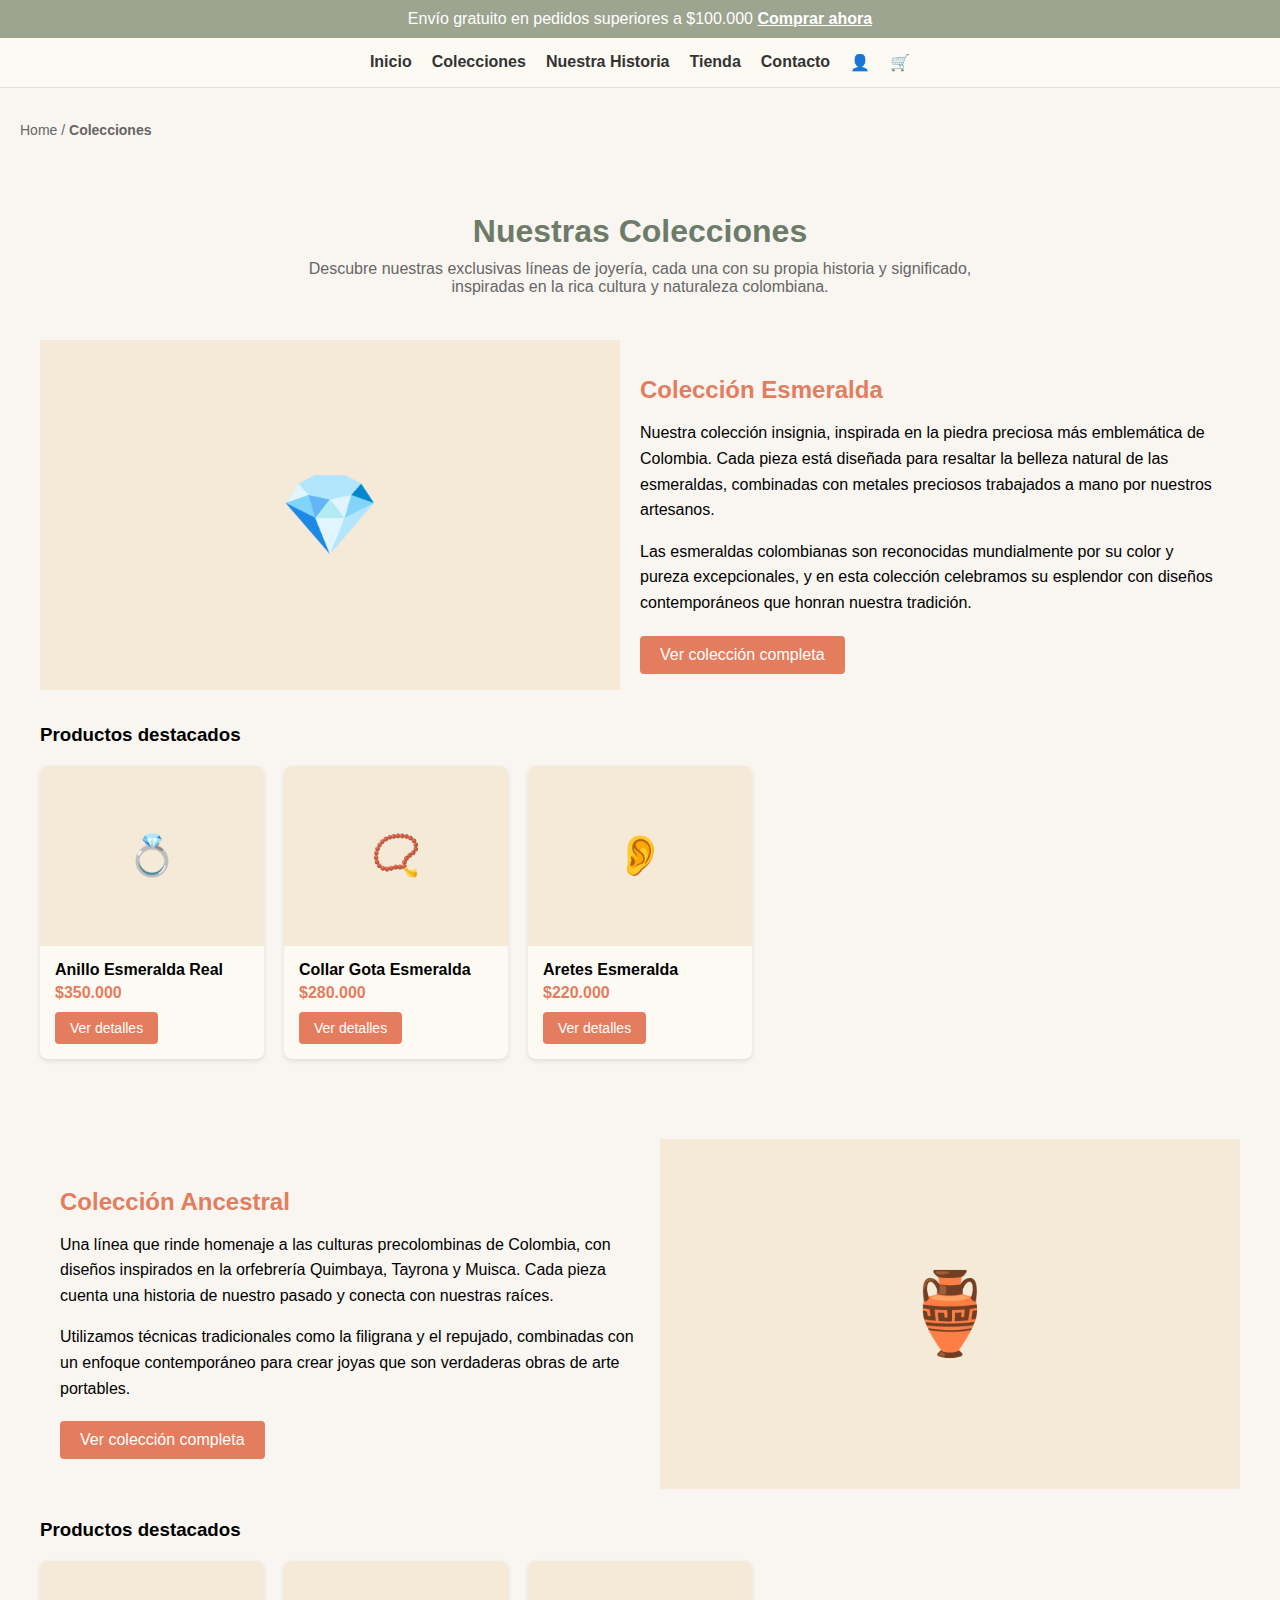
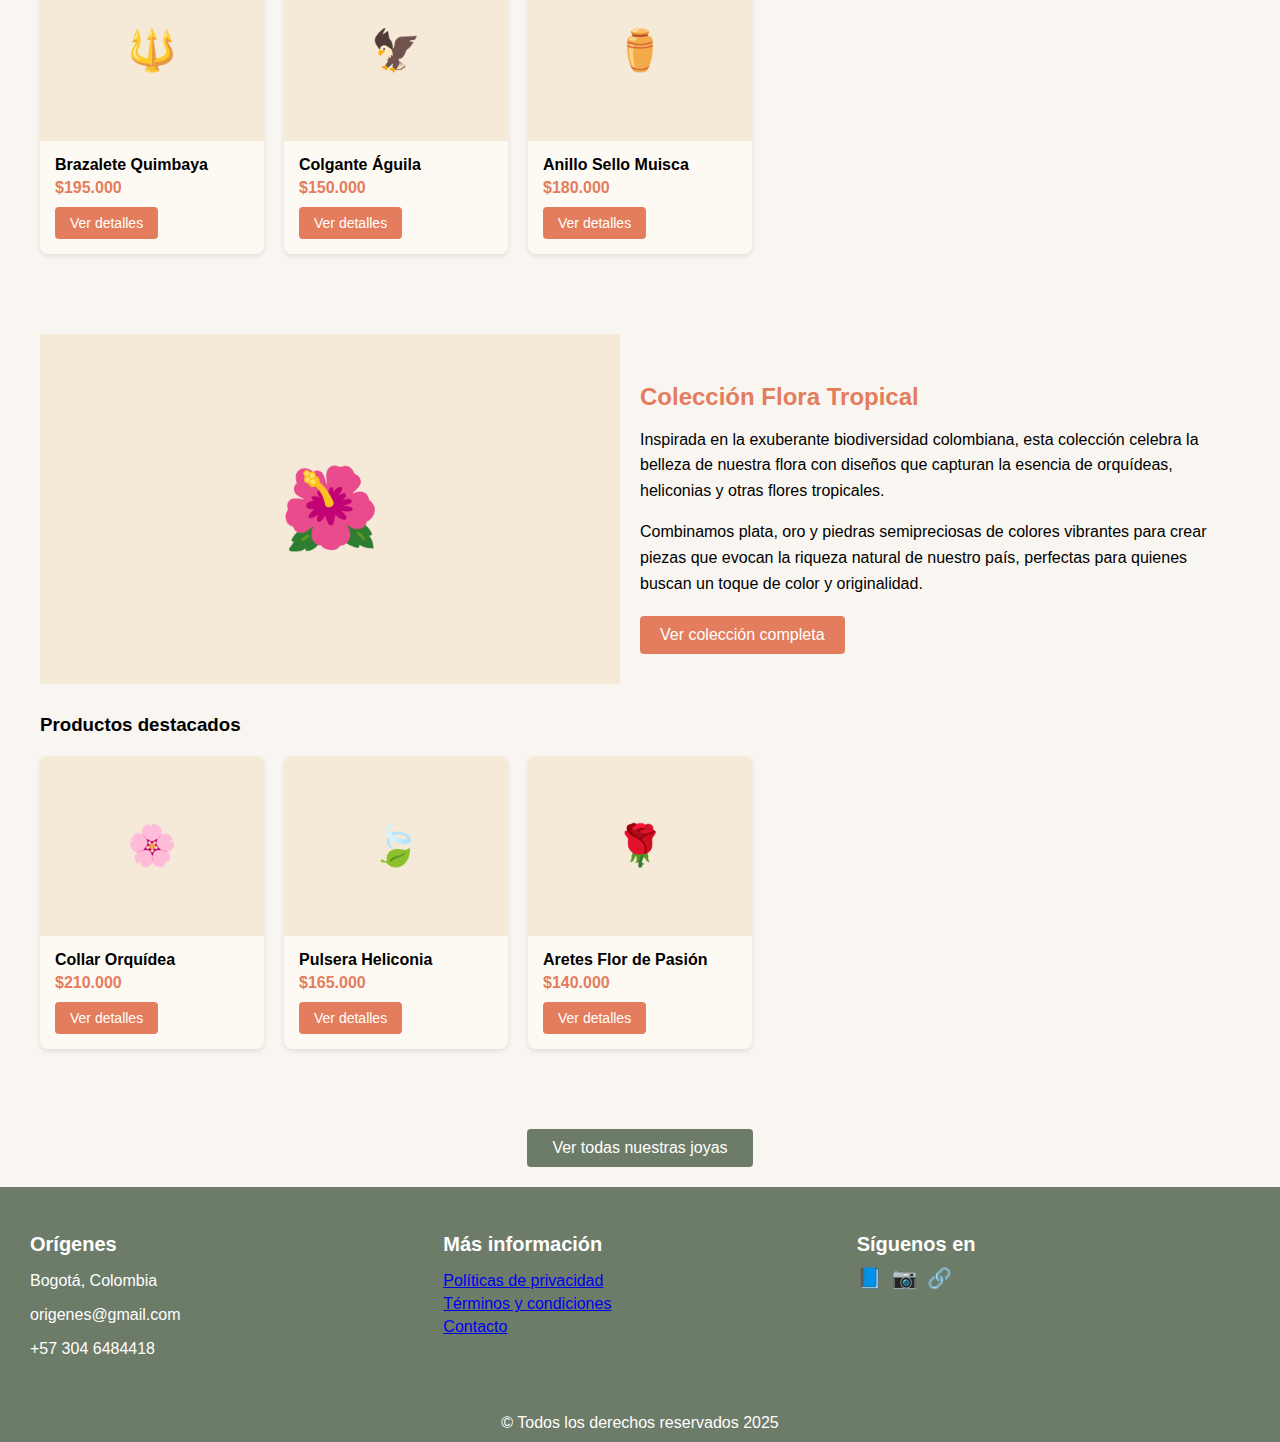
<file: Proyecto Frontend/colecciones.html>
<!DOCTYPE html>
<html lang="es">
<head>
    <meta charset="UTF-8">
    <title>Colecciones - Orígenes</title>
    <link rel="stylesheet" href="styles.css">
    <meta name="viewport" content="width=device-width, initial-scale=1.0">
    <style>
        .colecciones-container {
            max-width: 1200px;
            margin: 0 auto;
            padding: 20px;
        }
        
        .colecciones-header {
            text-align: center;
            margin-bottom: 40px;
        }
        
        .colecciones-header h1 {
            color: #6d7b69;
            font-size: 32px;
            margin-bottom: 10px;
        }
        
        .colecciones-header p {
            color: #666;
            max-width: 700px;
            margin: 0 auto;
        }
        
        .coleccion {
            margin-bottom: 80px;
        }
        
        .coleccion-info {
            display: flex;
            flex-wrap: wrap;
            align-items: center;
            margin-bottom: 30px;
        }
        
        .coleccion-texto {
            flex: 1;
            padding: 20px;
            min-width: 300px;
        }
        
        .coleccion-imagen {
            flex: 1;
            min-width: 300px;
            height: 350px;
            background-color: #f5e9d7;
            display: flex;
            align-items: center;
            justify-content: center;
            font-size: 80px;
        }
        
        .coleccion:nth-child(even) .coleccion-info {
            flex-direction: row-reverse;
        }
        
        .coleccion h2 {
            color: #e47d5d;
            margin-bottom: 15px;
        }
        
        .coleccion-descripcion {
            margin-bottom: 20px;
            line-height: 1.6;
        }
        
        .coleccion-btn {
            display: inline-block;
            background-color: #e47d5d;
            color: white;
            padding: 10px 20px;
            text-decoration: none;
            border-radius: 4px;
        }
        
        .productos-destacados {
            display: grid;
            grid-template-columns: repeat(auto-fill, minmax(220px, 1fr));
            gap: 20px;
        }
        
        .producto-card {
            background-color: #fdfaf4;
            border-radius: 8px;
            overflow: hidden;
            box-shadow: 0 2px 5px rgba(0,0,0,0.1);
            transition: transform 0.3s;
        }
        
        .producto-card:hover {
            transform: translateY(-5px);
        }
        
        .producto-imagen {
            height: 180px;
            background-color: #f5e9d7;
            display: flex;
            align-items: center;
            justify-content: center;
            font-size: 40px;
        }
        
        .producto-info {
            padding: 15px;
        }
        
        .producto-nombre {
            font-weight: bold;
            margin-bottom: 5px;
        }
        
        .producto-precio {
            color: #e47d5d;
            font-weight: bold;
            margin-bottom: 10px;
        }
        
        .ver-mas {
            text-align: center;
            margin-top: 20px;
        }
        
        .ver-mas a {
            display: inline-block;
            background-color: #6d7b69;
            color: white;
            padding: 10px 25px;
            text-decoration: none;
            border-radius: 4px;
        }
        
        @media screen and (max-width: 768px) {
            .coleccion-info, 
            .coleccion:nth-child(even) .coleccion-info {
                flex-direction: column;
            }
            
            .coleccion-imagen {
                width: 100%;
                margin-bottom: 20px;
            }
        }
    </style>
</head>
<body>
    <!-- Barra superior -->
    <div class="top-bar">
        Envío gratuito en pedidos superiores a $100.000 <a href="#">Comprar ahora</a>
    </div>

    <!-- Navegación -->
    <nav class="navbar">
        <ul>
            <li><a href="index.html">Inicio</a></li>
            <li><a href="colecciones.html">Colecciones</a></li>
            <li><a href="NuestraHistoria.html">Nuestra Historia</a></li>
            <li><a href="tienda.html">Tienda</a></li>
            <li><a href="contacto.html">Contacto</a></li>
            <li class="icon"><a href="#">👤</a></li>
            <li class="icon"><a href="#">🛒</a></li>
        </ul>
    </nav>

    <!-- Breadcrumb -->
    <section style="padding: 20px;">
        <p style="font-size: 14px; color: #666;">Home / <strong>Colecciones</strong></p>
    </section>

    <!-- Contenido de Colecciones -->
    <div class="colecciones-container">
        <div class="colecciones-header">
            <h1>Nuestras Colecciones</h1>
            <p>Descubre nuestras exclusivas líneas de joyería, cada una con su propia historia y significado, inspiradas en la rica cultura y naturaleza colombiana.</p>
        </div>
        
        <!-- Colección 1 -->
        <div class="coleccion">
            <div class="coleccion-info">
                <div class="coleccion-texto">
                    <h2>Colección Esmeralda</h2>
                    <div class="coleccion-descripcion">
                        <p>Nuestra colección insignia, inspirada en la piedra preciosa más emblemática de Colombia. Cada pieza está diseñada para resaltar la belleza natural de las esmeraldas, combinadas con metales preciosos trabajados a mano por nuestros artesanos.</p>
                        <p>Las esmeraldas colombianas son reconocidas mundialmente por su color y pureza excepcionales, y en esta colección celebramos su esplendor con diseños contemporáneos que honran nuestra tradición.</p>
                    </div>
                    <a href="#" class="coleccion-btn">Ver colección completa</a>
                </div>
                <div class="coleccion-imagen">💎</div>
            </div>
            
            <h3 style="margin-bottom: 20px;">Productos destacados</h3>
            <div class="productos-destacados">
                <div class="producto-card">
                    <div class="producto-imagen">💍</div>
                    <div class="producto-info">
                        <div class="producto-nombre">Anillo Esmeralda Real</div>
                        <div class="producto-precio">$350.000</div>
                        <a href="#" class="coleccion-btn" style="font-size: 14px; padding: 8px 15px;">Ver detalles</a>
                    </div>
                </div>
                
                <div class="producto-card">
                    <div class="producto-imagen">📿</div>
                    <div class="producto-info">
                        <div class="producto-nombre">Collar Gota Esmeralda</div>
                        <div class="producto-precio">$280.000</div>
                        <a href="#" class="coleccion-btn" style="font-size: 14px; padding: 8px 15px;">Ver detalles</a>
                    </div>
                </div>
                
                <div class="producto-card">
                    <div class="producto-imagen">👂</div>
                    <div class="producto-info">
                        <div class="producto-nombre">Aretes Esmeralda</div>
                        <div class="producto-precio">$220.000</div>
                        <a href="#" class="coleccion-btn" style="font-size: 14px; padding: 8px 15px;">Ver detalles</a>
                    </div>
                </div>
            </div>
        </div>
        
        <!-- Colección 2 -->
        <div class="coleccion">
            <div class="coleccion-info">
                <div class="coleccion-texto">
                    <h2>Colección Ancestral</h2>
                    <div class="coleccion-descripcion">
                        <p>Una línea que rinde homenaje a las culturas precolombinas de Colombia, con diseños inspirados en la orfebrería Quimbaya, Tayrona y Muisca. Cada pieza cuenta una historia de nuestro pasado y conecta con nuestras raíces.</p>
                        <p>Utilizamos técnicas tradicionales como la filigrana y el repujado, combinadas con un enfoque contemporáneo para crear joyas que son verdaderas obras de arte portables.</p>
                    </div>
                    <a href="#" class="coleccion-btn">Ver colección completa</a>
                </div>
                <div class="coleccion-imagen">🏺</div>
            </div>
            
            <h3 style="margin-bottom: 20px;">Productos destacados</h3>
            <div class="productos-destacados">
                <div class="producto-card">
                    <div class="producto-imagen">🔱</div>
                    <div class="producto-info">
                        <div class="producto-nombre">Brazalete Quimbaya</div>
                        <div class="producto-precio">$195.000</div>
                        <a href="#" class="coleccion-btn" style="font-size: 14px; padding: 8px 15px;">Ver detalles</a>
                    </div>
                </div>
                
                <div class="producto-card">
                    <div class="producto-imagen">🦅</div>
                    <div class="producto-info">
                        <div class="producto-nombre">Colgante Águila</div>
                        <div class="producto-precio">$150.000</div>
                        <a href="#" class="coleccion-btn" style="font-size: 14px; padding: 8px 15px;">Ver detalles</a>
                    </div>
                </div>
                
                <div class="producto-card">
                    <div class="producto-imagen">⚱️</div>
                    <div class="producto-info">
                        <div class="producto-nombre">Anillo Sello Muisca</div>
                        <div class="producto-precio">$180.000</div>
                        <a href="#" class="coleccion-btn" style="font-size: 14px; padding: 8px 15px;">Ver detalles</a>
                    </div>
                </div>
            </div>
        </div>
        
        <!-- Colección 3 -->
        <div class="coleccion">
            <div class="coleccion-info">
                <div class="coleccion-texto">
                    <h2>Colección Flora Tropical</h2>
                    <div class="coleccion-descripcion">
                        <p>Inspirada en la exuberante biodiversidad colombiana, esta colección celebra la belleza de nuestra flora con diseños que capturan la esencia de orquídeas, heliconias y otras flores tropicales.</p>
                        <p>Combinamos plata, oro y piedras semipreciosas de colores vibrantes para crear piezas que evocan la riqueza natural de nuestro país, perfectas para quienes buscan un toque de color y originalidad.</p>
                    </div>
                    <a href="#" class="coleccion-btn">Ver colección completa</a>
                </div>
                <div class="coleccion-imagen">🌺</div>
            </div>
            
            <h3 style="margin-bottom: 20px;">Productos destacados</h3>
            <div class="productos-destacados">
                <div class="producto-card">
                    <div class="producto-imagen">🌸</div>
                    <div class="producto-info">
                        <div class="producto-nombre">Collar Orquídea</div>
                        <div class="producto-precio">$210.000</div>
                        <a href="#" class="coleccion-btn" style="font-size: 14px; padding: 8px 15px;">Ver detalles</a>
                    </div>
                </div>
                
                <div class="producto-card">
                    <div class="producto-imagen">🍃</div>
                    <div class="producto-info">
                        <div class="producto-nombre">Pulsera Heliconia</div>
                        <div class="producto-precio">$165.000</div>
                        <a href="#" class="coleccion-btn" style="font-size: 14px; padding: 8px 15px;">Ver detalles</a>
                    </div>
                </div>
                
                <div class="producto-card">
                    <div class="producto-imagen">🌹</div>
                    <div class="producto-info">
                        <div class="producto-nombre">Aretes Flor de Pasión</div>
                        <div class="producto-precio">$140.000</div>
                        <a href="#" class="coleccion-btn" style="font-size: 14px; padding: 8px 15px;">Ver detalles</a>
                    </div>
                </div>
            </div>
        </div>
        
        <div class="ver-mas">
            <a href="tienda.html">Ver todas nuestras joyas</a>
        </div>
    </div>

    <!-- Footer -->
    <footer class="footer">
        <div class="footer-section">
            <h2>Orígenes</h2>
            <p>Bogotá, Colombia</p>
            <p>origenes@gmail.com</p>
            <p>+57 304 6484418</p>
        </div>
        <div class="footer-section">
            <h2>Más información</h2>
            <ul>
                <li><a href="#">Políticas de privacidad</a></li>
                <li><a href="#">Términos y condiciones</a></li>
                <li><a href="contacto.html">Contacto</a></li>
            </ul>
        </div>
        <div class="footer-section">
            <h2>Síguenos en</h2>
            <div class="social-icons">
                <a href="#">📘</a>
                <a href="#">📷</a>
                <a href="#">🔗</a>
            </div>
        </div>
    </footer>

    <!-- Créditos -->
    <div style="text-align: center; padding: 10px; background-color: #6d7b69; color: white;">
        © Todos los derechos reservados 2025
    </div>
</body>
</html>
</file>
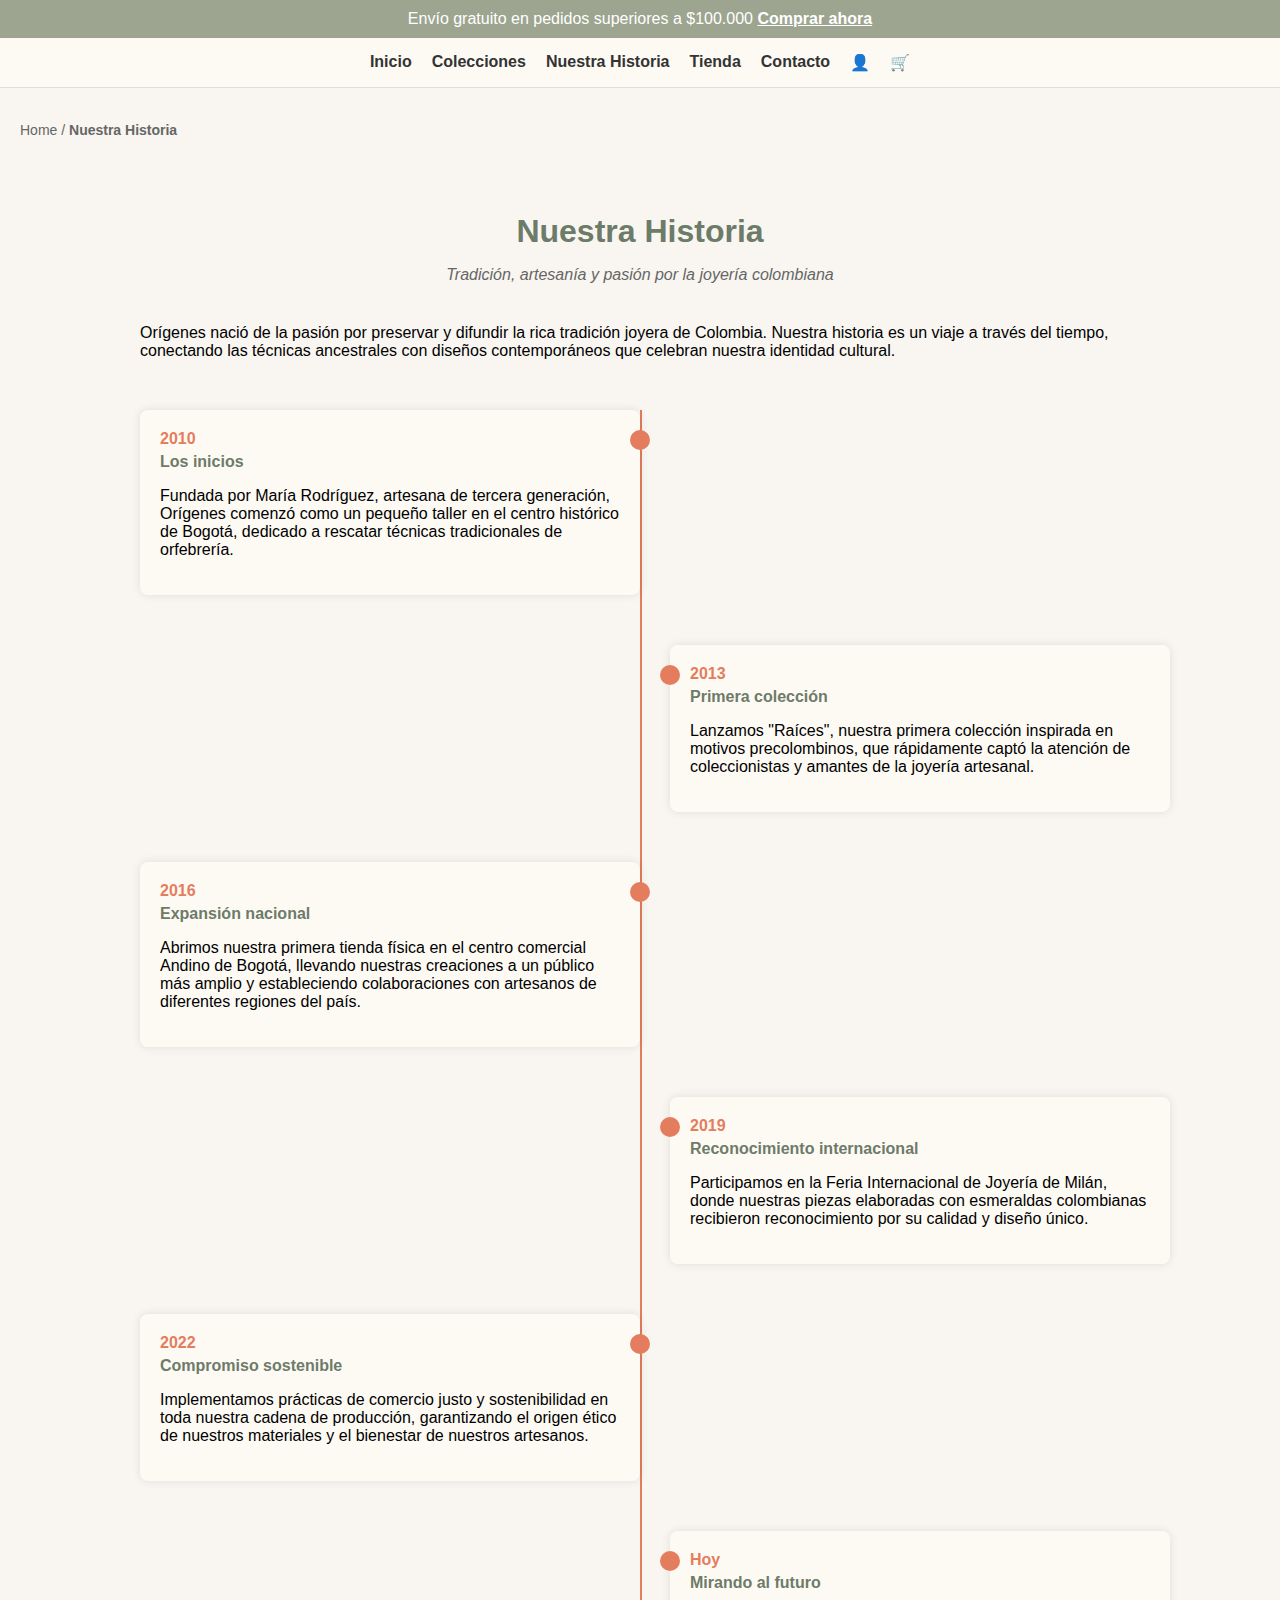
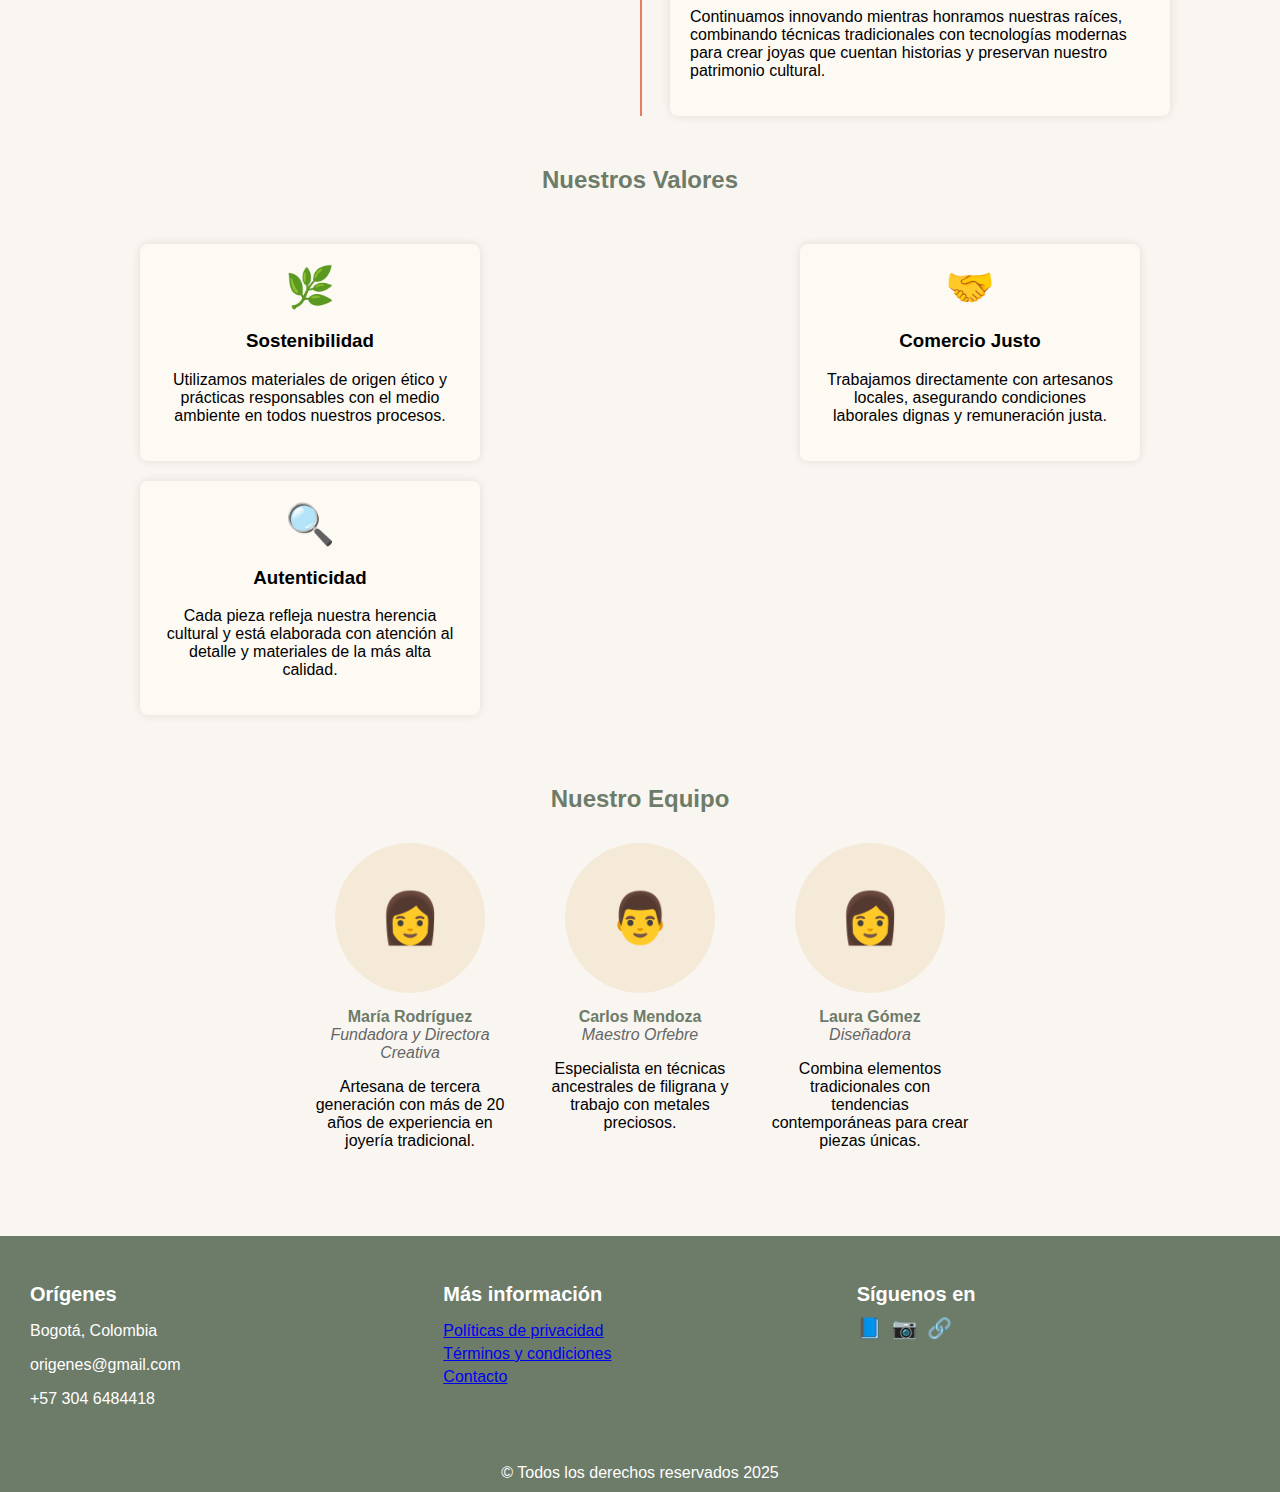
<file: Proyecto Frontend/NuestraHistoria.html>
<!DOCTYPE html>
<html lang="es">
<head>
    <meta charset="UTF-8">
    <title>Nuestra Historia - Orígenes</title>
    <link rel="stylesheet" href="styles.css">
    <meta name="viewport" content="width=device-width, initial-scale=1.0">
    <style>
        .historia-container {
            max-width: 1000px;
            margin: 0 auto;
            padding: 20px;
        }
        
        .historia-header {
            text-align: center;
            margin-bottom: 40px;
        }
        
        .historia-header h1 {
            color: #6d7b69;
            font-size: 32px;
            margin-bottom: 10px;
        }
        
        .historia-header p {
            color: #666;
            font-style: italic;
        }
        
        .timeline {
            position: relative;
            margin: 50px 0;
        }
        
        .timeline::before {
            content: '';
            position: absolute;
            left: 50%;
            width: 2px;
            height: 100%;
            background: #e47d5d;
        }
        
        .timeline-item {
            display: flex;
            justify-content: flex-end;
            padding-right: 30px;
            position: relative;
            margin-bottom: 50px;
            width: 50%;
        }
        
        .timeline-item:nth-child(even) {
            align-self: flex-end;
            justify-content: flex-start;
            padding-left: 30px;
            padding-right: 0;
            margin-left: 50%;
        }
        
        .timeline-content {
            background: #fdfaf4;
            padding: 20px;
            border-radius: 8px;
            box-shadow: 0 0 10px rgba(0,0,0,0.1);
            position: relative;
        }
        
        .timeline-content::after {
            content: '';
            position: absolute;
            right: -10px;
            top: 20px;
            width: 20px;
            height: 20px;
            background: #e47d5d;
            border-radius: 50%;
        }
        
        .timeline-item:nth-child(even) .timeline-content::after {
            left: -10px;
            right: auto;
        }
        
        .timeline-year {
            color: #e47d5d;
            font-weight: bold;
            margin-bottom: 5px;
        }
        
        .timeline-title {
            font-weight: bold;
            margin-bottom: 10px;
            color: #6d7b69;
        }
        
        .valores {
            display: flex;
            flex-wrap: wrap;
            justify-content: space-between;
            margin: 50px 0;
        }
        
        .valor-card {
            flex: 0 0 30%;
            background: #fdfaf4;
            padding: 20px;
            border-radius: 8px;
            box-shadow: 0 0 10px rgba(0,0,0,0.1);
            margin-bottom: 20px;
            text-align: center;
        }
        
        .valor-icon {
            font-size: 40px;
            margin-bottom: 15px;
            color: #e47d5d;
        }
        
        .equipo {
            margin: 50px 0;
            text-align: center;
        }
        
        .equipo h2 {
            color: #6d7b69;
            margin-bottom: 30px;
        }
        
        .equipo-grid {
            display: flex;
            flex-wrap: wrap;
            justify-content: center;
            gap: 30px;
        }
        
        .miembro {
            flex: 0 0 200px;
            text-align: center;
        }
        
        .miembro-foto {
            width: 150px;
            height: 150px;
            border-radius: 50%;
            background-color: #f5e9d7;
            margin: 0 auto 15px;
            display: flex;
            align-items: center;
            justify-content: center;
            font-size: 50px;
        }
        
        .miembro-nombre {
            font-weight: bold;
            color: #6d7b69;
        }
        
        .miembro-cargo {
            font-style: italic;
            color: #666;
            margin-bottom: 10px;
        }
        
        @media screen and (max-width: 768px) {
            .timeline::before {
                left: 20px;
            }
            
            .timeline-item,
            .timeline-item:nth-child(even) {
                width: 100%;
                padding-right: 0;
                padding-left: 50px;
                margin-left: 0;
            }
            
            .timeline-content::after,
            .timeline-item:nth-child(even) .timeline-content::after {
                left: -30px;
                right: auto;
            }
            
            .valor-card {
                flex: 0 0 100%;
            }
        }
    </style>
</head>
<body>
    <!-- Barra superior -->
    <div class="top-bar">
        Envío gratuito en pedidos superiores a $100.000 <a href="#">Comprar ahora</a>
    </div>

    <!-- Navegación -->
    <nav class="navbar">
        <ul>
            <li><a href="index.html">Inicio</a></li>
            <li><a href="colecciones.html">Colecciones</a></li>
            <li><a href="NuestraHistoria.html">Nuestra Historia</a></li>
            <li><a href="tienda.html">Tienda</a></li>
            <li><a href="contacto.html">Contacto</a></li>
            <li class="icon"><a href="#">👤</a></li>
            <li class="icon"><a href="#">🛒</a></li>
        </ul>
    </nav>

    <!-- Breadcrumb -->
    <section style="padding: 20px;">
        <p style="font-size: 14px; color: #666;">Home / <strong>Nuestra Historia</strong></p>
    </section>

    <!-- Contenido de Nuestra Historia -->
    <div class="historia-container">
        <div class="historia-header">
            <h1>Nuestra Historia</h1>
            <p>Tradición, artesanía y pasión por la joyería colombiana</p>
        </div>
        
        <p>Orígenes nació de la pasión por preservar y difundir la rica tradición joyera de Colombia. Nuestra historia es un viaje a través del tiempo, conectando las técnicas ancestrales con diseños contemporáneos que celebran nuestra identidad cultural.</p>
        
        <!-- Línea de tiempo -->
        <div class="timeline">
            <div class="timeline-item">
                <div class="timeline-content">
                    <div class="timeline-year">2010</div>
                    <div class="timeline-title">Los inicios</div>
                    <p>Fundada por María Rodríguez, artesana de tercera generación, Orígenes comenzó como un pequeño taller en el centro histórico de Bogotá, dedicado a rescatar técnicas tradicionales de orfebrería.</p>
                </div>
            </div>
            
            <div class="timeline-item">
                <div class="timeline-content">
                    <div class="timeline-year">2013</div>
                    <div class="timeline-title">Primera colección</div>
                    <p>Lanzamos "Raíces", nuestra primera colección inspirada en motivos precolombinos, que rápidamente captó la atención de coleccionistas y amantes de la joyería artesanal.</p>
                </div>
            </div>
            
            <div class="timeline-item">
                <div class="timeline-content">
                    <div class="timeline-year">2016</div>
                    <div class="timeline-title">Expansión nacional</div>
                    <p>Abrimos nuestra primera tienda física en el centro comercial Andino de Bogotá, llevando nuestras creaciones a un público más amplio y estableciendo colaboraciones con artesanos de diferentes regiones del país.</p>
                </div>
            </div>
            
            <div class="timeline-item">
                <div class="timeline-content">
                    <div class="timeline-year">2019</div>
                    <div class="timeline-title">Reconocimiento internacional</div>
                    <p>Participamos en la Feria Internacional de Joyería de Milán, donde nuestras piezas elaboradas con esmeraldas colombianas recibieron reconocimiento por su calidad y diseño único.</p>
                </div>
            </div>
            
            <div class="timeline-item">
                <div class="timeline-content">
                    <div class="timeline-year">2022</div>
                    <div class="timeline-title">Compromiso sostenible</div>
                    <p>Implementamos prácticas de comercio justo y sostenibilidad en toda nuestra cadena de producción, garantizando el origen ético de nuestros materiales y el bienestar de nuestros artesanos.</p>
                </div>
            </div>
            
            <div class="timeline-item">
                <div class="timeline-content">
                    <div class="timeline-year">Hoy</div>
                    <div class="timeline-title">Mirando al futuro</div>
                    <p>Continuamos innovando mientras honramos nuestras raíces, combinando técnicas tradicionales con tecnologías modernas para crear joyas que cuentan historias y preservan nuestro patrimonio cultural.</p>
                </div>
            </div>
        </div>
        
        <!-- Nuestros valores -->
        <h2 style="text-align: center; color: #6d7b69; margin: 40px 0 20px;">Nuestros Valores</h2>
        
        <div class="valores">
            <div class="valor-card">
                <div class="valor-icon">🌿</div>
                <h3>Sostenibilidad</h3>
                <p>Utilizamos materiales de origen ético y prácticas responsables con el medio ambiente en todos nuestros procesos.</p>
            </div>
            
            <div class="valor-card">
                <div class="valor-icon">🤝</div>
                <h3>Comercio Justo</h3>
                <p>Trabajamos directamente con artesanos locales, asegurando condiciones laborales dignas y remuneración justa.</p>
            </div>
            
            <div class="valor-card">
                <div class="valor-icon">🔍</div>
                <h3>Autenticidad</h3>
                <p>Cada pieza refleja nuestra herencia cultural y está elaborada con atención al detalle y materiales de la más alta calidad.</p>
            </div>
        </div>
        
        <!-- Nuestro equipo -->
        <div class="equipo">
            <h2>Nuestro Equipo</h2>
            
            <div class="equipo-grid">
                <div class="miembro">
                    <div class="miembro-foto">👩</div>
                    <div class="miembro-nombre">María Rodríguez</div>
                    <div class="miembro-cargo">Fundadora y Directora Creativa</div>
                    <p>Artesana de tercera generación con más de 20 años de experiencia en joyería tradicional.</p>
                </div>
                
                <div class="miembro">
                    <div class="miembro-foto">👨</div>
                    <div class="miembro-nombre">Carlos Mendoza</div>
                    <div class="miembro-cargo">Maestro Orfebre</div>
                    <p>Especialista en técnicas ancestrales de filigrana y trabajo con metales preciosos.</p>
                </div>
                
                <div class="miembro">
                    <div class="miembro-foto">👩</div>
                    <div class="miembro-nombre">Laura Gómez</div>
                    <div class="miembro-cargo">Diseñadora</div>
                    <p>Combina elementos tradicionales con tendencias contemporáneas para crear piezas únicas.</p>
                </div>
            </div>
        </div>
    </div>

    <!-- Footer -->
    <footer class="footer">
        <div class="footer-section">
            <h2>Orígenes</h2>
            <p>Bogotá, Colombia</p>
            <p>origenes@gmail.com</p>
            <p>+57 304 6484418</p>
        </div>
        <div class="footer-section">
            <h2>Más información</h2>
            <ul>
                <li><a href="#">Políticas de privacidad</a></li>
                <li><a href="#">Términos y condiciones</a></li>
                <li><a href="contacto.html">Contacto</a></li>
            </ul>
        </div>
        <div class="footer-section">
            <h2>Síguenos en</h2>
            <div class="social-icons">
                <a href="#">📘</a>
                <a href="#">📷</a>
                <a href="#">🔗</a>
            </div>
        </div>
    </footer>

    <!-- Créditos -->
    <div style="text-align: center; padding: 10px; background-color: #6d7b69; color: white;">
        © Todos los derechos reservados 2025
    </div>
</body>
</html>
</file>
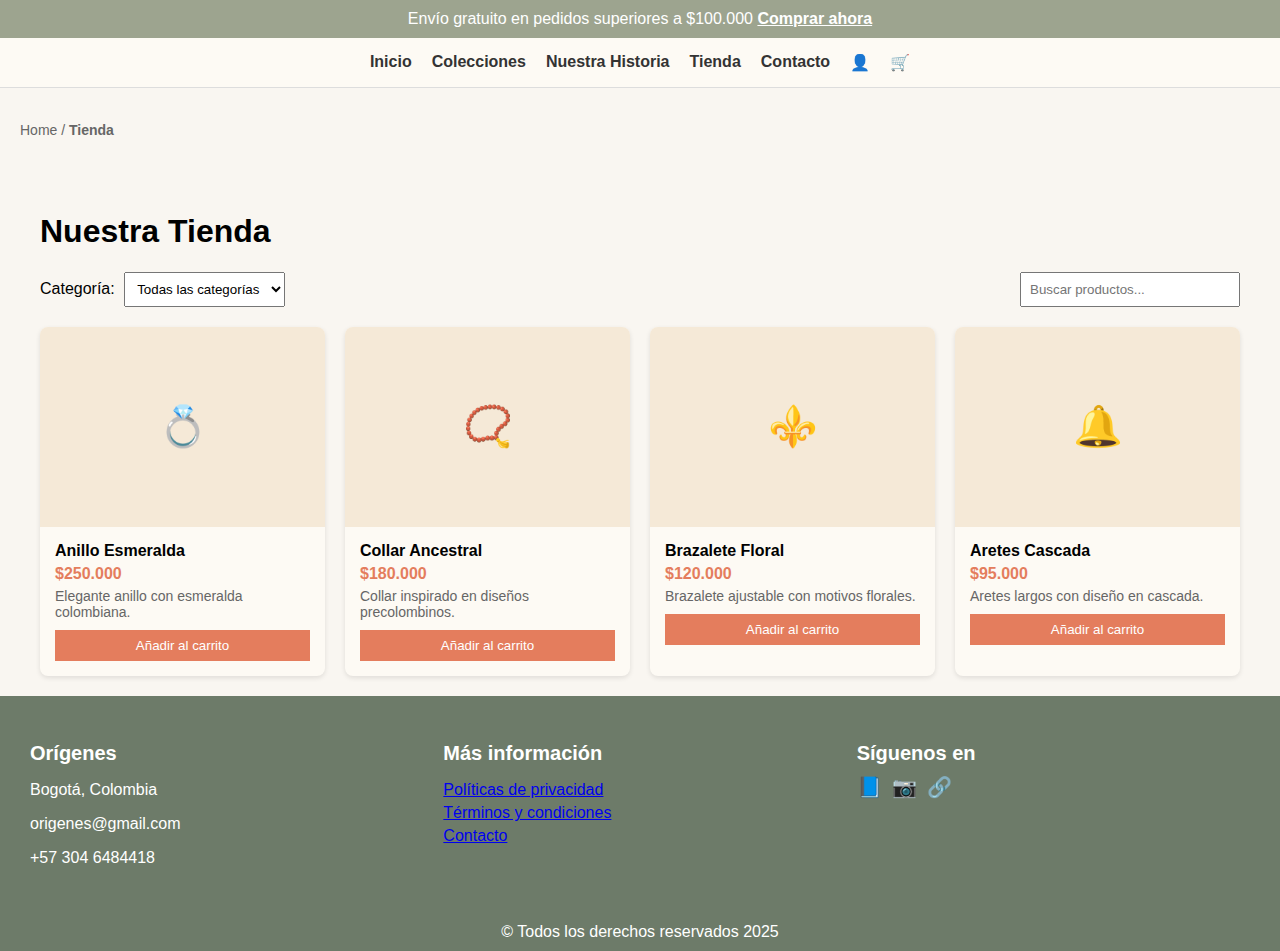
<file: Proyecto Frontend/tienda.html>
<!DOCTYPE html>
<html lang="es">
<head>
    <meta charset="UTF-8">
    <title>Tienda - Orígenes</title>
    <link rel="stylesheet" href="styles.css">
    <meta name="viewport" content="width=device-width, initial-scale=1.0">
</head>
<body>
    <!-- Barra superior -->
    <div class="top-bar">
        Envío gratuito en pedidos superiores a $100.000 <a href="#">Comprar ahora</a>
    </div>

    <!-- Navegación -->
    <nav class="navbar">
        <ul>
            <li><a href="index.html">Inicio</a></li>
            <li><a href="#">Colecciones</a></li>
            <li><a href="#">Nuestra Historia</a></li>
            <li><a href="tienda.html">Tienda</a></li>
            <li><a href="contacto.html">Contacto</a></li>
            <li class="icon"><a href="#">👤</a></li>
            <li class="icon"><a href="#">🛒</a></li>
        </ul>
    </nav>

    <!-- Breadcrumb -->
    <section style="padding: 20px;">
        <p style="font-size: 14px; color: #666;">Home / <strong>Tienda</strong></p>
    </section>

    <!-- Contenido de la tienda -->
    <section style="padding: 20px; max-width: 1200px; margin: 0 auto;">
        <h1>Nuestra Tienda</h1>
        
        <!-- Filtros básicos -->
        <div style="display: flex; justify-content: space-between; margin-bottom: 20px; flex-wrap: wrap;">
            <div>
                <label>Categoría:</label>
                <select style="padding: 8px; margin-left: 5px;">
                    <option>Todas las categorías</option>
                    <option>Anillos</option>
                    <option>Collares</option>
                    <option>Pulseras</option>
                </select>
            </div>
            
            <div>
                <input type="text" placeholder="Buscar productos..." style="padding: 8px; width: 200px;">
            </div>
        </div>
        
        <!-- Productos -->
        <div style="display: grid; grid-template-columns: repeat(auto-fill, minmax(250px, 1fr)); gap: 20px;">
            <!-- Producto 1 -->
            <div style="background-color: #fdfaf4; border-radius: 8px; overflow: hidden; box-shadow: 0 2px 5px rgba(0,0,0,0.1);">
                <div style="height: 200px; background-color: #f5e9d7; display: flex; align-items: center; justify-content: center; font-size: 40px;">💍</div>
                <div style="padding: 15px;">
                    <div style="font-weight: bold;">Anillo Esmeralda</div>
                    <div style="color: #e47d5d; font-weight: bold; margin: 5px 0;">$250.000</div>
                    <div style="font-size: 14px; color: #666; margin-bottom: 10px;">Elegante anillo con esmeralda colombiana.</div>
                    <button style="background-color: #e47d5d; color: white; border: none; padding: 8px 15px; width: 100%; cursor: pointer;">Añadir al carrito</button>
                </div>
            </div>
            
            <!-- Producto 2 -->
            <div style="background-color: #fdfaf4; border-radius: 8px; overflow: hidden; box-shadow: 0 2px 5px rgba(0,0,0,0.1);">
                <div style="height: 200px; background-color: #f5e9d7; display: flex; align-items: center; justify-content: center; font-size: 40px;">📿</div>
                <div style="padding: 15px;">
                    <div style="font-weight: bold;">Collar Ancestral</div>
                    <div style="color: #e47d5d; font-weight: bold; margin: 5px 0;">$180.000</div>
                    <div style="font-size: 14px; color: #666; margin-bottom: 10px;">Collar inspirado en diseños precolombinos.</div>
                    <button style="background-color: #e47d5d; color: white; border: none; padding: 8px 15px; width: 100%; cursor: pointer;">Añadir al carrito</button>
                </div>
            </div>
            
            <!-- Producto 3 -->
            <div style="background-color: #fdfaf4; border-radius: 8px; overflow: hidden; box-shadow: 0 2px 5px rgba(0,0,0,0.1);">
                <div style="height: 200px; background-color: #f5e9d7; display: flex; align-items: center; justify-content: center; font-size: 40px;">⚜️</div>
                <div style="padding: 15px;">
                    <div style="font-weight: bold;">Brazalete Floral</div>
                    <div style="color: #e47d5d; font-weight: bold; margin: 5px 0;">$120.000</div>
                    <div style="font-size: 14px; color: #666; margin-bottom: 10px;">Brazalete ajustable con motivos florales.</div>
                    <button style="background-color: #e47d5d; color: white; border: none; padding: 8px 15px; width: 100%; cursor: pointer;">Añadir al carrito</button>
                </div>
            </div>
            
            <!-- Producto 4 -->
            <div style="background-color: #fdfaf4; border-radius: 8px; overflow: hidden; box-shadow: 0 2px 5px rgba(0,0,0,0.1);">
                <div style="height: 200px; background-color: #f5e9d7; display: flex; align-items: center; justify-content: center; font-size: 40px;">🔔</div>
                <div style="padding: 15px;">
                    <div style="font-weight: bold;">Aretes Cascada</div>
                    <div style="color: #e47d5d; font-weight: bold; margin: 5px 0;">$95.000</div>
                    <div style="font-size: 14px; color: #666; margin-bottom: 10px;">Aretes largos con diseño en cascada.</div>
                    <button style="background-color: #e47d5d; color: white; border: none; padding: 8px 15px; width: 100%; cursor: pointer;">Añadir al carrito</button>
                </div>
            </div>
        </div>
    </section>

    <!-- Footer -->
    <footer class="footer">
        <div class="footer-section">
            <h2>Orígenes</h2>
            <p>Bogotá, Colombia</p>
            <p>origenes@gmail.com</p>
            <p>+57 304 6484418</p>
        </div>
        <div class="footer-section">
            <h2>Más información</h2>
            <ul>
                <li><a href="#">Políticas de privacidad</a></li>
                <li><a href="#">Términos y condiciones</a></li>
                <li><a href="contacto.html">Contacto</a></li>
            </ul>
        </div>
        <div class="footer-section">
            <h2>Síguenos en</h2>
            <div class="social-icons">
                <a href="#">📘</a>
                <a href="#">📷</a>
                <a href="#">🔗</a>
            </div>
        </div>
    </footer>

    <!-- Créditos -->
    <div style="text-align: center; padding: 10px; background-color: #6d7b69; color: white;">
        © Todos los derechos reservados 2025
    </div>
</body>
</html>
</file>
<file: Proyecto Frontend/styles.css>
body {
    font-family: Arial, sans-serif;
    margin: 0;
    padding: 0;
    background-color: #f9f6f1;
}

.top-bar {
    background-color: #9da48f;
    text-align: center;
    padding: 10px;
    color: white;
}

.top-bar a {
    color: white;
    font-weight: bold;
}

.navbar {
    background-color: #fdfaf4;
    padding: 15px;
    display: flex;
    justify-content: center;
    border-bottom: 1px solid #ddd;
}

.navbar ul {
    list-style: none;
    display: flex;
    gap: 20px;
    padding: 0;
    margin: 0;
}

.navbar a {
    text-decoration: none;
    color: #333;
    font-weight: bold;
}

.hero {
    display: flex;
    padding: 20px;
    background-color: #d3d8c5;
}

.menu {
    flex: 1;
    padding: 20px;
    background-color: #fdfaf4;
}

.menu ul {
    list-style: none;
    padding: 0;
}

.menu li {
    padding: 10px 0;
}

.hero-content {
    flex: 2;
    padding: 20px;
}

.hero-content h1 {
    font-size: 24px;
}

.hero-content button {
    background-color: #e47d5d;
    color: white;
    padding: 10px;
    border: none;
    cursor: pointer;
}

.hero-image {
    flex: 1;
}

.flash-sales {
    text-align: center;
    padding: 20px;
}

.products {
    display: flex;
    justify-content: center;
    gap: 20px;
    flex-wrap: wrap;
}

.product {
    background-color: #f5e9d7;
    padding: 10px;
    border-radius: 8px;
    width: 180px;
    text-align: center;
}

.footer {
    background-color: #6d7b69;
    color: white;
    padding: 20px;
    display: flex;
    justify-content: space-around;
    flex-wrap: wrap;
}

.footer-section {
    flex: 1;
    min-width: 200px;
    margin: 10px;
}

.footer h2 {
    font-size: 20px;
    margin-bottom: 10px;
}

.footer ul {
    list-style: none;
    padding: 0;
}

.footer ul li {
    margin-bottom: 5px;
}

.footer .social-icons {
    display: flex;
    gap: 10px;
}

.footer .social-icons a {
    color: white;
    text-decoration: none;
    font-size: 20px;
}

/* Login Page */
.login-container {
    display: flex;
    background-color: #fdfaf4;
    padding: 50px;
}

.login-form {
    padding: 30px;
    background-color: #fff9ed;
    flex: 1;
    display: flex;
    flex-direction: column;
    justify-content: center;
    box-shadow: 0px 0px 10px rgba(0,0,0,0.1);
}

.login-form h2 {
    font-size: 24px;
    margin-bottom: 20px;
}

.login-form input {
    padding: 10px;
    margin-bottom: 10px;
    border: 1px solid #ccc;
}

.login-form button {
    background-color: #e47d5d;
    color: white;
    padding: 10px;
    border: none;
    cursor: pointer;
    margin-top: 10px;
}

.login-form a {
    color: #e47d5d;
    text-decoration: none;
    font-size: 14px;
}

/* Contact Page */
.contact-container {
    display: flex;
    gap: 40px;
    padding: 50px;
    background-color: #fffaf0;
    flex-wrap: wrap;
}

.contact-box, .form-box {
    flex: 1;
    background-color: #fdfaf4;
    padding: 20px;
    border-radius: 10px;
    box-shadow: 0 0 10px rgba(0,0,0,0.05);
}

.contact-box h3 {
    font-size: 18px;
    color: #e47d5d;
    margin-bottom: 10px;
}

.contact-box p {
    margin: 5px 0;
    font-size: 14px;
}

.form-box input,
.form-box textarea {
    width: 100%;
    padding: 10px;
    margin-bottom: 15px;
    border: 1px solid #ccc;
    border-radius: 5px;
    background-color: #fff3dc;
}

.form-box button {
    background-color: #e47d5d;
    color: white;
    border: none;
    padding: 10px 20px;
    cursor: pointer;
    border-radius: 5px;
}

/* Responsive */
@media screen and (max-width: 768px) {
    .navbar ul {
        flex-direction: column;
        align-items: center;
    }

    .hero,
    .contact-container,
    .login-container {
        flex-direction: column;
        padding: 20px;
    }

    .products {
        flex-direction: column;
        align-items: center;
    }

    .footer {
        flex-direction: column;
        align-items: center;
    }
}
</file>
